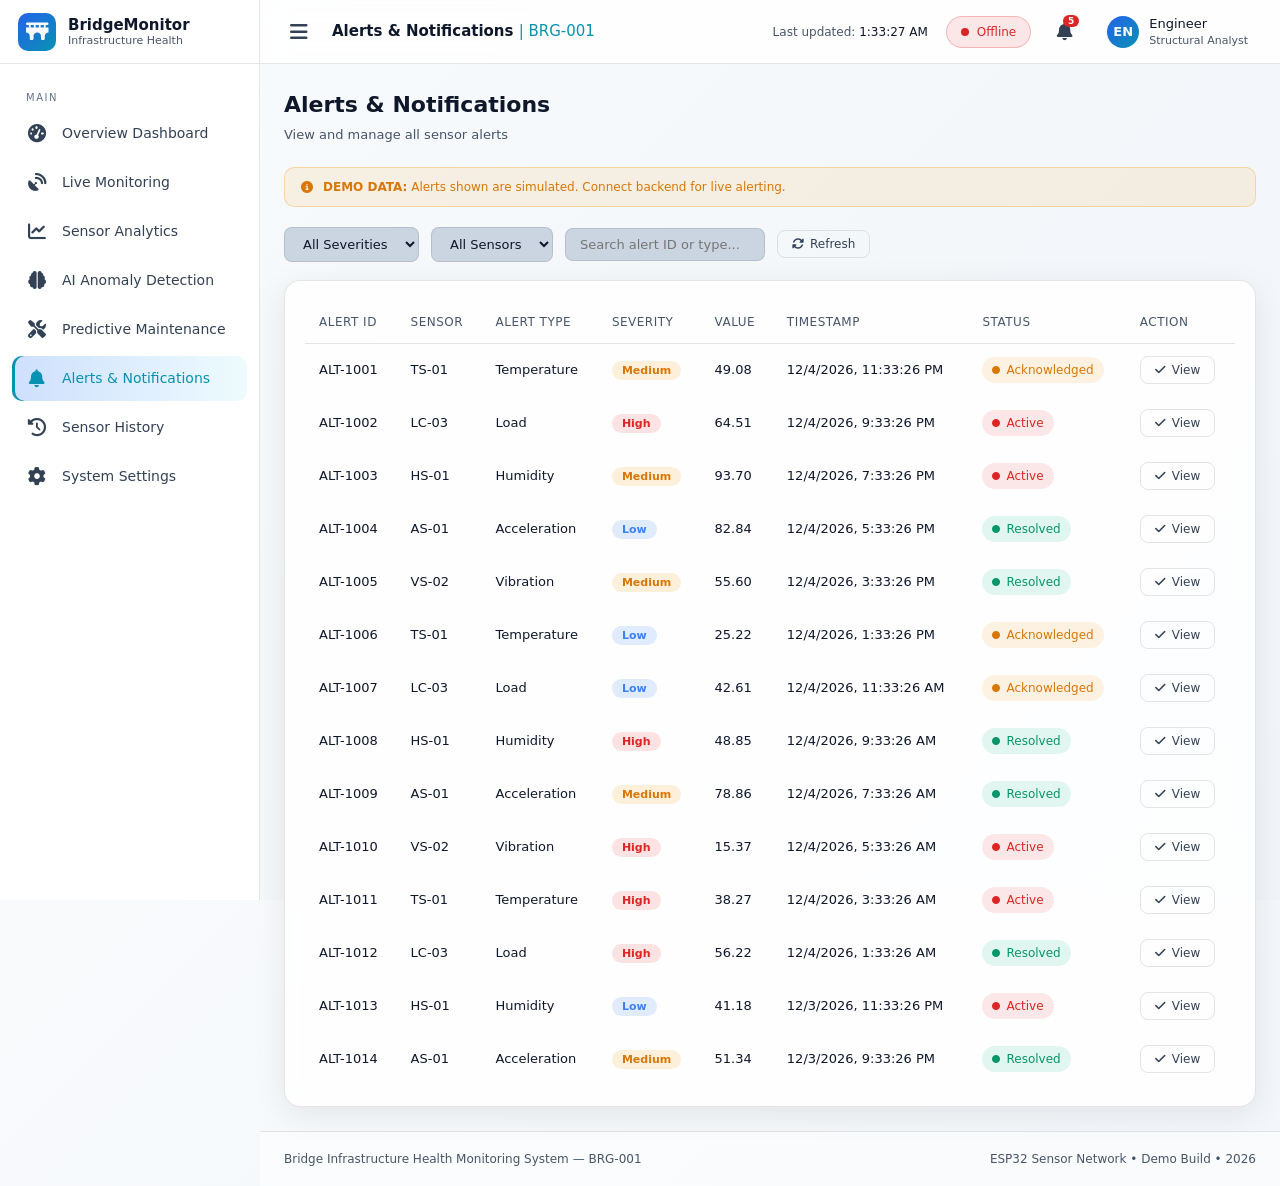
<file: frontend/alerts.html>
<!DOCTYPE html>
<html lang="en">
<head>
  <meta charset="UTF-8" />
  <meta name="viewport" content="width=device-width, initial-scale=1.0" />
  <title>Alerts &amp; Notifications | BridgeMonitor BRG-001</title>
  <link rel="stylesheet" href="css/style.css" />
  <link rel="stylesheet" href="css/responsive.css" />
  <link rel="stylesheet" href="https://cdnjs.cloudflare.com/ajax/libs/font-awesome/6.5.1/css/all.min.css" />
</head>
<body>
  <div class="app">
    <aside class="sidebar" id="sidebar"></aside>
    <div class="main">
      <header class="header" id="header"></header>
      <main class="content">
        <div class="page-header">
          <h1>Alerts &amp; Notifications</h1>
          <p>View and manage all sensor alerts</p>
        </div>
        <div class="demo-banner">
          <i class="fa-solid fa-circle-info"></i>
          <span><strong>DEMO DATA:</strong> Alerts shown are simulated. Connect backend for live alerting.</span>
        </div>

        <!-- Filters -->
        <div class="filters">
          <select class="select" id="filterSeverity">
            <option value="all">All Severities</option>
            <option value="low">Low</option>
            <option value="medium">Medium</option>
            <option value="high">High</option>
          </select>
          <select class="select" id="filterSensor">
            <option value="all">All Sensors</option>
            <option value="VS-02">VS-02</option>
            <option value="TS-01">TS-01</option>
            <option value="LC-03">LC-03</option>
            <option value="HS-01">HS-01</option>
            <option value="AS-01">AS-01</option>
          </select>
          <input class="input" id="filterSearch" type="text" placeholder="Search alert ID or type..." />
          <button class="btn btn-ghost" onclick="Alerts.init()"><i class="fa-solid fa-rotate"></i> Refresh</button>
        </div>

        <!-- Alert table -->
        <div class="card">
          <div class="table-wrap">
            <table>
              <thead>
                <tr>
                  <th>Alert ID</th>
                  <th>Sensor</th>
                  <th>Alert Type</th>
                  <th>Severity</th>
                  <th>Value</th>
                  <th>Timestamp</th>
                  <th>Status</th>
                  <th>Action</th>
                </tr>
              </thead>
              <tbody id="alertsBody"></tbody>
            </table>
          </div>
        </div>
      </main>
      <footer class="footer">
        <span>Bridge Infrastructure Health Monitoring System &mdash; BRG-001</span>
        <span>ESP32 Sensor Network &bull; Demo Build &bull; 2026</span>
      </footer>
    </div>
  </div>
  <script src="js/api.js"></script>
  <script src="js/app.js"></script>
  <script src="js/alerts.js"></script>
  <script>
    Layout.render("Alerts & Notifications");
    Alerts.init();
    API.startAutoRefresh((liveData, isLive) => {
        // Just used to hide banners globally
    });
  </script>
</body>
</html>
</file>
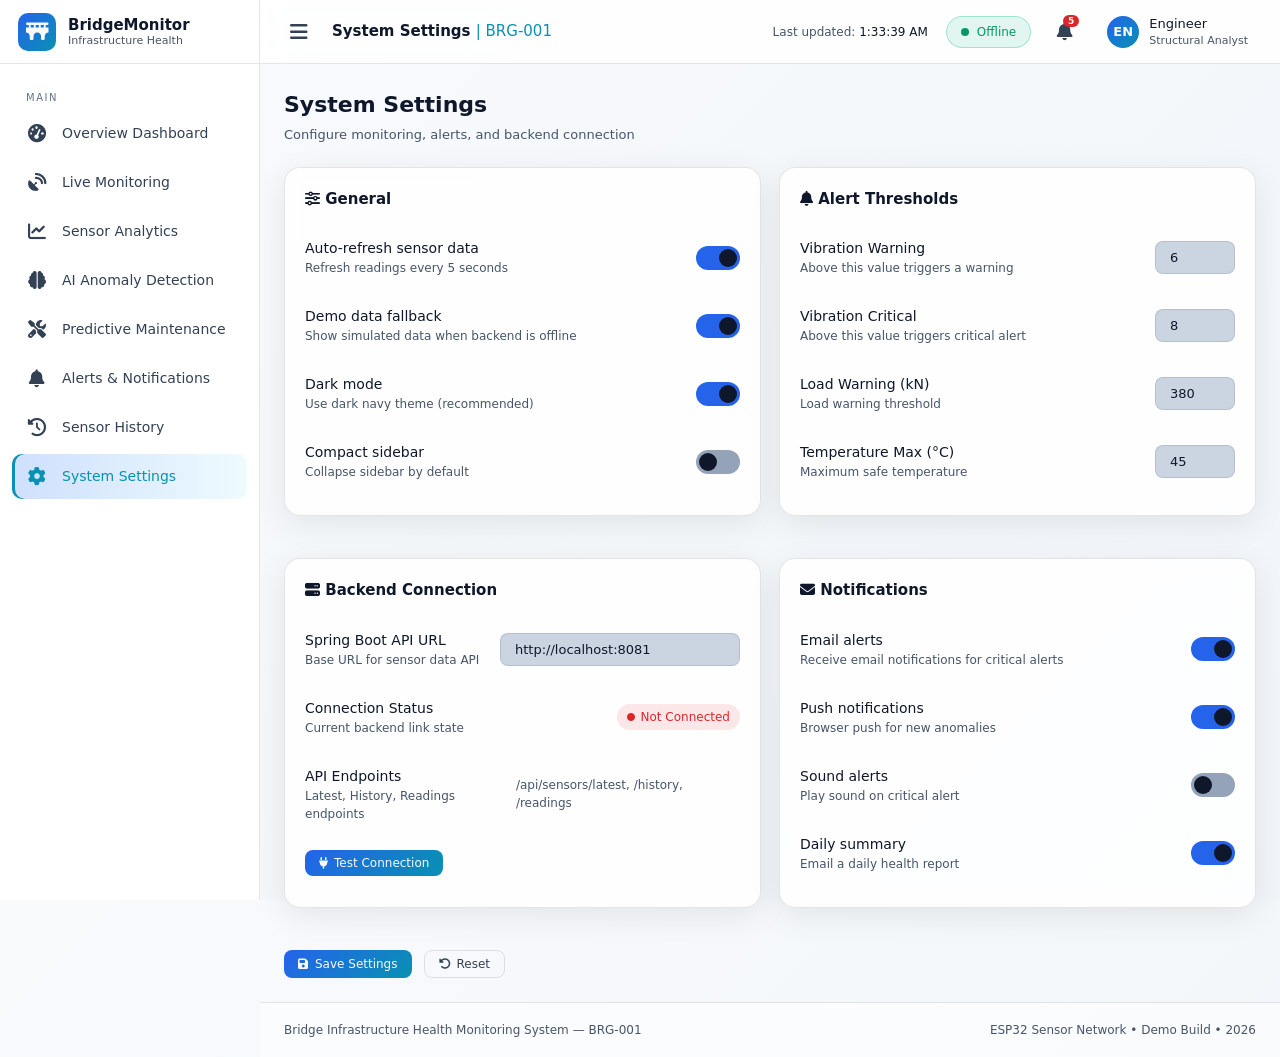
<file: frontend/settings.html>
<!DOCTYPE html>
<html lang="en">
<head>
  <meta charset="UTF-8" />
  <meta name="viewport" content="width=device-width, initial-scale=1.0" />
  <title>System Settings | BridgeMonitor BRG-001</title>
  <link rel="stylesheet" href="css/style.css" />
  <link rel="stylesheet" href="css/responsive.css" />
  <link rel="stylesheet" href="https://cdnjs.cloudflare.com/ajax/libs/font-awesome/6.5.1/css/all.min.css" />
</head>
<body>
  <div class="app">
    <aside class="sidebar" id="sidebar"></aside>
    <div class="main">
      <header class="header" id="header"></header>
      <main class="content">
        <div class="page-header">
          <h1>System Settings</h1>
          <p>Configure monitoring, alerts, and backend connection</p>
        </div>

        <div class="grid grid-2">
          <!-- General settings -->
          <div class="card settings-group">
            <h3><i class="fa-solid fa-sliders"></i> General</h3>
            <div class="setting-row">
              <div class="setting-label">Auto-refresh sensor data<small>Refresh readings every 5 seconds</small></div>
              <label class="switch"><input type="checkbox" checked /><span class="slider"></span></label>
            </div>
            <div class="setting-row">
              <div class="setting-label">Demo data fallback<small>Show simulated data when backend is offline</small></div>
              <label class="switch"><input type="checkbox" checked /><span class="slider"></span></label>
            </div>
            <div class="setting-row">
              <div class="setting-label">Dark mode<small>Use dark navy theme (recommended)</small></div>
              <label class="switch"><input type="checkbox" checked /><span class="slider"></span></label>
            </div>
            <div class="setting-row">
              <div class="setting-label">Compact sidebar<small>Collapse sidebar by default</small></div>
              <label class="switch"><input type="checkbox" /><span class="slider"></span></label>
            </div>
          </div>

          <!-- Alert thresholds -->
          <div class="card settings-group">
            <h3><i class="fa-solid fa-bell"></i> Alert Thresholds</h3>
            <div class="setting-row">
              <div class="setting-label">Vibration Warning<small>Above this value triggers a warning</small></div>
              <input class="input" type="number" value="6" style="width:80px" />
            </div>
            <div class="setting-row">
              <div class="setting-label">Vibration Critical<small>Above this value triggers critical alert</small></div>
              <input class="input" type="number" value="8" style="width:80px" />
            </div>
            <div class="setting-row">
              <div class="setting-label">Load Warning (kN)<small>Load warning threshold</small></div>
              <input class="input" type="number" value="380" style="width:80px" />
            </div>
            <div class="setting-row">
              <div class="setting-label">Temperature Max (°C)<small>Maximum safe temperature</small></div>
              <input class="input" type="number" value="45" style="width:80px" />
            </div>
          </div>

          <!-- Backend connection -->
          <div class="card settings-group">
            <h3><i class="fa-solid fa-server"></i> Backend Connection</h3>
            <div class="setting-row">
              <div class="setting-label">Spring Boot API URL<small>Base URL for sensor data API</small></div>
              <input class="input" type="text" value="http://localhost:8081" style="width:240px" />
            </div>
            <div class="setting-row">
              <div class="setting-label">Connection Status<small>Current backend link state</small></div>
              <span class="status-indicator critical"><i class="fa-solid fa-circle"></i> Not Connected</span>
            </div>
            <div class="setting-row">
              <div class="setting-label">API Endpoints<small>Latest, History, Readings endpoints</small></div>
              <span class="muted" style="font-size:12px">/api/sensors/latest, /history, /readings</span>
            </div>
            <button class="btn btn-primary" style="margin-top:12px" onclick="App.toast('Connection test started...', 'info')"><i class="fa-solid fa-plug"></i> Test Connection</button>
          </div>

          <!-- Notifications -->
          <div class="card settings-group">
            <h3><i class="fa-solid fa-envelope"></i> Notifications</h3>
            <div class="setting-row">
              <div class="setting-label">Email alerts<small>Receive email notifications for critical alerts</small></div>
              <label class="switch"><input type="checkbox" checked /><span class="slider"></span></label>
            </div>
            <div class="setting-row">
              <div class="setting-label">Push notifications<small>Browser push for new anomalies</small></div>
              <label class="switch"><input type="checkbox" checked /><span class="slider"></span></label>
            </div>
            <div class="setting-row">
              <div class="setting-label">Sound alerts<small>Play sound on critical alert</small></div>
              <label class="switch"><input type="checkbox" /><span class="slider"></span></label>
            </div>
            <div class="setting-row">
              <div class="setting-label">Daily summary<small>Email a daily health report</small></div>
              <label class="switch"><input type="checkbox" checked /><span class="slider"></span></label>
            </div>
          </div>
        </div>

        <div style="margin-top:18px;display:flex;gap:12px">
          <button class="btn btn-primary" onclick="App.toast('Settings saved successfully', 'success')"><i class="fa-solid fa-floppy-disk"></i> Save Settings</button>
          <button class="btn btn-ghost" onclick="App.toast('Settings reset to defaults', 'warning')"><i class="fa-solid fa-rotate-left"></i> Reset</button>
        </div>
      </main>
      <footer class="footer">
        <span>Bridge Infrastructure Health Monitoring System &mdash; BRG-001</span>
        <span>ESP32 Sensor Network &bull; Demo Build &bull; 2026</span>
      </footer>
    </div>
  </div>
  <script src="js/api.js"></script>
  <script src="js/app.js"></script>
  <script>
    Layout.render("System Settings");
  </script>
</body>
</html>
</file>
<file: frontend/css/style.css>
/* ============================================================
   Bridge Infrastructure Health Monitoring Dashboard
   Global Styles
   ============================================================ */

:root {
  --navy-900: #f8fafc;
  --navy-800: #e2e8f0;
  --navy-700: #cbd5e1;
  --navy-600: #94a3b8;
  --charcoal: #f1f5f9;
  --cyan: #0891b2;
  --blue: #2563eb;
  --blue-light: #3b82f6;
  --white: #0f172a;
  --gray-300: #334155;
  --gray-400: #475569;
  --gray-500: #64748b;
  --green: #059669;
  --yellow: #d97706;
  --red: #dc2626;
  --info: #2563eb;
  --glass-bg: rgba(255, 255, 255, 0.85);
  --glass-border: rgba(0, 0, 0, 0.1);
  --shadow: 0 8px 32px rgba(0, 0, 0, 0.08);
  --radius: 16px;
  --sidebar-w: 260px;
  --sidebar-w-collapsed: 78px;
  --header-h: 64px;
  --font: 'Segoe UI', 'Inter', system-ui, -apple-system, sans-serif;
}

* {
  margin: 0;
  padding: 0;
  box-sizing: border-box;
}

html, body {
  height: 100%;
}

body {
  font-family: var(--font);
  background: linear-gradient(135deg, var(--navy-900) 0%, var(--charcoal) 100%);
  color: var(--white);
  line-height: 1.5;
  overflow-x: hidden;
}

a { text-decoration: none; color: inherit; }
ul { list-style: none; }
button { font-family: inherit; cursor: pointer; border: none; background: none; color: inherit; }

/* Scrollbar */
::-webkit-scrollbar { width: 8px; height: 8px; }
::-webkit-scrollbar-track { background: var(--navy-800); }
::-webkit-scrollbar-thumb { background: var(--navy-600); border-radius: 4px; }
::-webkit-scrollbar-thumb:hover { background: var(--blue); }

/* ============== Layout ============== */
.app {
  display: flex;
  min-height: 100vh;
}

/* ============== Sidebar ============== */
.sidebar {
  position: fixed;
  top: 0; left: 0;
  width: var(--sidebar-w);
  height: 100vh;
  background: rgba(255, 255, 255, 0.95);
  backdrop-filter: blur(12px);
  border-right: 1px solid var(--glass-border);
  display: flex;
  flex-direction: column;
  transition: width 0.3s ease;
  z-index: 1000;
}

.sidebar.collapsed { width: var(--sidebar-w-collapsed); }

.sidebar-logo {
  display: flex;
  align-items: center;
  gap: 12px;
  padding: 20px 18px;
  height: var(--header-h);
  border-bottom: 1px solid var(--glass-border);
  white-space: nowrap;
  overflow: hidden;
}

.logo-icon {
  width: 38px; height: 38px;
  min-width: 38px;
  display: flex; align-items: center; justify-content: center;
  background: linear-gradient(135deg, var(--blue), var(--cyan));
  border-radius: 10px;
  color: var(--navy-900);
  font-size: 20px;
}

.logo-text { font-size: 15px; font-weight: 600; line-height: 1.2; }
.logo-text span { display: block; font-size: 11px; color: var(--gray-400); font-weight: 400; }

.sidebar.collapsed .logo-text,
.sidebar.collapsed .nav-label,
.sidebar.collapsed .nav-section-title { display: none; }

.nav-section { padding: 16px 12px; flex: 1; overflow-y: auto; }

.nav-section-title {
  font-size: 10px;
  text-transform: uppercase;
  letter-spacing: 1.5px;
  color: var(--gray-500);
  padding: 10px 14px 6px;
}

.nav-item {
  display: flex;
  align-items: center;
  gap: 14px;
  padding: 12px 14px;
  border-radius: 10px;
  color: var(--gray-300);
  font-size: 14px;
  margin-bottom: 4px;
  transition: all 0.2s ease;
  white-space: nowrap;
  overflow: hidden;
}

.nav-item:hover {
  background: rgba(59, 130, 246, 0.12);
  color: var(--white);
}

.nav-item.active {
  background: linear-gradient(90deg, rgba(59,130,246,0.25), rgba(34,211,238,0.08));
  color: var(--cyan);
  box-shadow: inset 3px 0 0 var(--cyan);
}

.nav-item i { font-size: 18px; min-width: 22px; text-align: center; }

/* ============== Main ============== */
.main {
  margin-left: var(--sidebar-w);
  flex: 1;
  transition: margin-left 0.3s ease;
  min-height: 100vh;
  display: flex;
  flex-direction: column;
}
.sidebar.collapsed ~ .main { margin-left: var(--sidebar-w-collapsed); }

/* ============== Header ============== */
.header {
  position: sticky;
  top: 0;
  height: var(--header-h);
  background: rgba(255, 255, 255, 0.85);
  backdrop-filter: blur(12px);
  border-bottom: 1px solid var(--glass-border);
  display: flex;
  align-items: center;
  gap: 18px;
  padding: 0 24px;
  z-index: 900;
}

.menu-toggle {
  font-size: 20px;
  color: var(--gray-300);
  display: flex; align-items: center;
  padding: 6px;
  border-radius: 8px;
}
.menu-toggle:hover { color: var(--white); background: rgba(255,255,255,0.06); }

.header-title { font-size: 15px; font-weight: 600; }
.header-title .bridge-id { color: var(--cyan); font-weight: 400; }

.header-spacer { flex: 1; }

.status-pill {
  display: flex; align-items: center; gap: 8px;
  padding: 6px 14px;
  border-radius: 999px;
  font-size: 12px;
  font-weight: 500;
  background: rgba(16,185,129,0.12);
  color: var(--green);
  border: 1px solid rgba(16,185,129,0.3);
}
.status-pill.offline { background: rgba(239,68,68,0.12); color: var(--red); border-color: rgba(239,68,68,0.3); }
.status-dot { width: 8px; height: 8px; border-radius: 50%; background: var(--green); animation: pulse 2s infinite; }
.status-pill.offline .status-dot { background: var(--red); animation: none; }

@keyframes pulse {
  0%,100% { opacity: 1; }
  50% { opacity: 0.4; }
}

.last-updated { font-size: 12px; color: var(--gray-400); }
.last-updated span { color: var(--white); }

.header-icon-btn {
  position: relative;
  font-size: 18px;
  color: var(--gray-300);
  padding: 8px;
  border-radius: 8px;
}
.header-icon-btn:hover { color: var(--white); background: rgba(255,255,255,0.06); }
.badge {
  position: absolute;
  top: 2px; right: 2px;
  background: var(--red);
  color: #fff;
  font-size: 9px;
  font-weight: 700;
  border-radius: 999px;
  padding: 1px 5px;
  min-width: 16px;
  text-align: center;
}

.profile {
  display: flex; align-items: center; gap: 10px;
  padding: 4px 8px;
  border-radius: 8px;
}
.profile:hover { background: rgba(255,255,255,0.06); }
.avatar {
  width: 32px; height: 32px;
  border-radius: 50%;
  background: linear-gradient(135deg, var(--blue), var(--cyan));
  display: flex; align-items: center; justify-content: center;
  font-size: 13px; font-weight: 700; color: var(--navy-900);
}
.profile .name { font-size: 13px; font-weight: 500; }
.profile .role { font-size: 11px; color: var(--gray-400); }

/* ============== Content ============== */
.content { padding: 24px; flex: 1; }

.page-header { margin-bottom: 22px; }
.page-header h1 { font-size: 22px; font-weight: 600; }
.page-header p { font-size: 13px; color: var(--gray-400); margin-top: 4px; }

.demo-banner {
  display: flex; align-items: center; gap: 10px;
  background: rgba(245,158,11,0.1);
  border: 1px solid rgba(245,158,11,0.3);
  color: var(--yellow);
  padding: 10px 16px;
  border-radius: 10px;
  font-size: 12px;
  margin-bottom: 20px;
}

/* ============== Cards ============== */
.card {
  background: var(--glass-bg);
  border: 1px solid var(--glass-border);
  border-radius: var(--radius);
  padding: 20px;
  box-shadow: var(--shadow);
  backdrop-filter: blur(10px);
  transition: transform 0.2s ease, border-color 0.2s ease;
}
.card:hover { transform: translateY(-3px); border-color: rgba(34,211,238,0.25); }

.card-title { font-size: 13px; color: var(--gray-400); margin-bottom: 4px; }
.card-value { font-size: 26px; font-weight: 700; }

.grid { display: grid; gap: 18px; }
.grid-5 { grid-template-columns: repeat(5, 1fr); }
.grid-4 { grid-template-columns: repeat(4, 1fr); }
.grid-3 { grid-template-columns: repeat(3, 1fr); }
.grid-2 { grid-template-columns: repeat(2, 1fr); }

/* Summary cards */
.summary-card {
  display: flex;
  flex-direction: column;
  gap: 10px;
  position: relative;
  overflow: hidden;
}
.summary-card .icon-wrap {
  width: 42px; height: 42px;
  border-radius: 10px;
  display: flex; align-items: center; justify-content: center;
  font-size: 20px;
}
.summary-card .trend { font-size: 12px; color: var(--gray-400); }
.summary-card .trend.up { color: var(--green); }
.summary-card .trend.down { color: var(--red); }

.status-indicator {
  display: inline-flex; align-items: center; gap: 6px;
  font-size: 12px; font-weight: 500;
  padding: 4px 10px; border-radius: 999px;
}
.status-indicator.normal { background: rgba(16,185,129,0.12); color: var(--green); }
.status-indicator.warning { background: rgba(245,158,11,0.12); color: var(--yellow); }
.status-indicator.critical { background: rgba(239,68,68,0.12); color: var(--red); }
.status-indicator.info { background: rgba(59,130,246,0.12); color: var(--blue-light); }
.status-indicator i { font-size: 8px; }

/* Sensor cards */
.sensor-card {
  display: flex;
  flex-direction: column;
  gap: 14px;
}
.sensor-card .sensor-head {
  display: flex; align-items: center; justify-content: space-between;
}
.sensor-card .sensor-icon {
  width: 40px; height: 40px; border-radius: 10px;
  display: flex; align-items: center; justify-content: center;
  font-size: 18px;
  background: rgba(59,130,246,0.14); color: var(--blue-light);
}
.sensor-card .sensor-name { font-size: 13px; color: var(--gray-400); }
.sensor-card .sensor-value { font-size: 28px; font-weight: 700; }
.sensor-card .sensor-unit { font-size: 14px; color: var(--gray-400); font-weight: 400; margin-left: 4px; }
.sensor-card .sensor-foot {
  display: flex; align-items: center; justify-content: space-between;
  font-size: 11px; color: var(--gray-400);
}
.sensor-card .trend-bar {
  display: flex; align-items: center; gap: 4px;
  font-size: 12px;
}
.trend-bar.up { color: var(--green); }
.trend-bar.down { color: var(--red); }

/* Chart card */
.chart-card { padding: 20px; }
.chart-card .chart-head {
  display: flex; align-items: center; justify-content: space-between;
  margin-bottom: 16px;
}
.chart-card h3 { font-size: 15px; font-weight: 600; }
.chart-card .chart-sub { font-size: 12px; color: var(--gray-400); }
.chart-wrapper { position: relative; height: 280px; }
.chart-wrapper.sm { height: 220px; }

/* Tables */
.table-wrap { overflow-x: auto; }
table {
  width: 100%;
  border-collapse: collapse;
  font-size: 13px;
}
thead th {
  text-align: left;
  padding: 12px 14px;
  color: var(--gray-400);
  font-weight: 500;
  font-size: 12px;
  text-transform: uppercase;
  letter-spacing: 0.5px;
  border-bottom: 1px solid var(--glass-border);
}
tbody td {
  padding: 12px 14px;
  border-bottom: 1px solid rgba(255,255,255,0.04);
}
tbody tr { transition: background 0.15s; }
tbody tr:hover { background: rgba(59,130,246,0.07); }

.severity-tag {
  font-size: 11px; font-weight: 600;
  padding: 3px 10px; border-radius: 999px;
}
.severity-tag.low { background: rgba(59,130,246,0.15); color: var(--blue-light); }
.severity-tag.medium { background: rgba(245,158,11,0.15); color: var(--yellow); }
.severity-tag.high { background: rgba(239,68,68,0.15); color: var(--red); }

.btn {
  display: inline-flex; align-items: center; gap: 6px;
  padding: 6px 14px;
  border-radius: 8px;
  font-size: 12px; font-weight: 500;
  transition: all 0.2s;
}
.btn-primary { background: linear-gradient(135deg, var(--blue), var(--cyan)); color: var(--navy-900); }
.btn-primary:hover { opacity: 0.9; transform: translateY(-1px); }
.btn-ghost { border: 1px solid var(--glass-border); color: var(--gray-300); }
.btn-ghost:hover { border-color: var(--blue); color: var(--white); }

/* Filters */
.filters {
  display: flex; flex-wrap: wrap; gap: 12px;
  margin-bottom: 18px; align-items: center;
}
.select, .input {
  background: var(--navy-700);
  border: 1px solid var(--glass-border);
  color: var(--white);
  padding: 8px 14px;
  border-radius: 8px;
  font-size: 13px;
  font-family: inherit;
}
.select:focus, .input:focus { outline: none; border-color: var(--blue); }

/* Anomaly panel */
.anomaly-item {
  display: flex; gap: 14px; align-items: flex-start;
  padding: 16px;
  border-radius: 12px;
  background: rgba(255, 255, 255, 0.6);
  border: 1px solid var(--glass-border);
  margin-bottom: 12px;
  transition: border-color 0.2s;
}
.anomaly-item:hover { border-color: rgba(239,68,68,0.3); }
.anomaly-icon {
  width: 40px; height: 40px; border-radius: 10px;
  display: flex; align-items: center; justify-content: center;
  font-size: 18px;
  background: rgba(239,68,68,0.15); color: var(--red);
  min-width: 40px;
}
.anomaly-item.warning .anomaly-icon { background: rgba(245,158,11,0.15); color: var(--yellow); }
.anomaly-body { flex: 1; }
.anomaly-title { font-size: 14px; font-weight: 600; margin-bottom: 4px; }
.anomaly-meta { font-size: 12px; color: var(--gray-400); display: flex; flex-wrap: wrap; gap: 14px; }
.anomaly-action { font-size: 12px; margin-top: 8px; color: var(--gray-300); }

/* Maintenance risk cards */
.risk-card {
  padding: 18px;
  border-radius: 12px;
  background: rgba(255, 255, 255, 0.6);
  border: 1px solid var(--glass-border);
}
.risk-card h4 { font-size: 13px; color: var(--gray-400); margin-bottom: 8px; }
.risk-card .risk-value { font-size: 22px; font-weight: 700; }

/* Settings */
.settings-group { margin-bottom: 24px; }
.settings-group h3 { font-size: 15px; margin-bottom: 14px; }
.setting-row {
  display: flex; align-items: center; justify-content: space-between;
  padding: 14px 0;
  border-bottom: 1px solid rgba(255,255,255,0.05);
}
.setting-row:last-child { border-bottom: none; }
.setting-label { font-size: 14px; }
.setting-label small { display: block; color: var(--gray-400); font-size: 12px; }

/* Toggle switch */
.switch { position: relative; width: 44px; height: 24px; }
.switch input { opacity: 0; width: 0; height: 0; }
.slider {
  position: absolute; inset: 0;
  background: var(--navy-600); border-radius: 999px;
  transition: 0.3s;
}
.slider::before {
  content: "";
  position: absolute; left: 3px; top: 3px;
  width: 18px; height: 18px; border-radius: 50%;
  background: var(--white); transition: 0.3s;
}
input:checked + .slider { background: var(--blue); }
input:checked + .slider::before { transform: translateX(20px); }

/* Footer */
.footer {
  padding: 18px 24px;
  border-top: 1px solid var(--glass-border);
  font-size: 12px;
  color: var(--gray-400);
  display: flex; flex-wrap: wrap; gap: 8px; justify-content: space-between;
  background: rgba(255, 255, 255, 0.6);
}

/* Loading */
.loader {
  display: inline-block;
  width: 18px; height: 18px;
  border: 2px solid rgba(255,255,255,0.2);
  border-top-color: var(--cyan);
  border-radius: 50%;
  animation: spin 0.8s linear infinite;
}
@keyframes spin { to { transform: rotate(360deg); } }

.loading-overlay {
  display: flex; align-items: center; justify-content: center;
  gap: 10px; color: var(--gray-400); font-size: 13px;
  padding: 40px;
}

/* Toast */
.toast {
  position: fixed;
  bottom: 24px; right: 24px;
  background: var(--navy-700);
  border: 1px solid var(--glass-border);
  border-left: 4px solid var(--blue);
  padding: 14px 20px;
  border-radius: 10px;
  font-size: 13px;
  box-shadow: var(--shadow);
  z-index: 2000;
  transform: translateX(120%);
  transition: transform 0.3s ease;
  max-width: 320px;
}
.toast.show { transform: translateX(0); }
.toast.error { border-left-color: var(--red); }
.toast.success { border-left-color: var(--green); }
.toast.warning { border-left-color: var(--yellow); }

.section-title { font-size: 16px; font-weight: 600; margin-bottom: 14px; }
.muted { color: var(--gray-400); }
.mb-0 { margin-bottom: 0; }
.mt-4 { margin-top: 16px; }
</file>
<file: frontend/css/responsive.css>
/* ============================================================
   Responsive Styles
   ============================================================ */

/* Large desktops */
@media (max-width: 1400px) {
  .grid-5 { grid-template-columns: repeat(3, 1fr); }
  .grid-5 > :nth-child(4),
  .grid-5 > :nth-child(5) { grid-column: span 1; }
}

/* Laptops */
@media (max-width: 1200px) {
  .grid-5 { grid-template-columns: repeat(2, 1fr); }
  .grid-4 { grid-template-columns: repeat(2, 1fr); }
  .grid-3 { grid-template-columns: repeat(2, 1fr); }
}

/* Tablets */
@media (max-width: 992px) {
  :root {
    --sidebar-w: 240px;
  }
  .grid-5, .grid-4, .grid-3 { grid-template-columns: repeat(2, 1fr); }
  .header-title { font-size: 13px; }
  .profile .name, .profile .role { display: none; }
}

/* Mobile */
@media (max-width: 768px) {
  .sidebar {
    transform: translateX(-100%);
    width: var(--sidebar-w);
  }
  .sidebar.mobile-open { transform: translateX(0); }
  .sidebar.collapsed { width: var(--sidebar-w); transform: translateX(-100%); }
  .sidebar.collapsed.mobile-open { transform: translateX(0); }
  .sidebar.collapsed .logo-text,
  .sidebar.collapsed .nav-label,
  .sidebar.collapsed .nav-section-title { display: block; }

  .main { margin-left: 0; }
  .sidebar.collapsed ~ .main { margin-left: 0; }

  .grid-5, .grid-4, .grid-3, .grid-2 { grid-template-columns: 1fr; }

  .content { padding: 16px; }
  .header { padding: 0 14px; gap: 10px; }
  .last-updated { display: none; }
  .status-pill { padding: 4px 10px; font-size: 11px; }

  .chart-wrapper { height: 240px; }

  .footer { flex-direction: column; text-align: center; }

  /* Backdrop for mobile sidebar */
  .backdrop {
    display: none;
    position: fixed; inset: 0;
    background: rgba(0,0,0,0.5);
    z-index: 999;
  }
  .backdrop.show { display: block; }
}

/* Small mobile */
@media (max-width: 480px) {
  .page-header h1 { font-size: 18px; }
  .card { padding: 16px; }
  .card-value { font-size: 22px; }
  .sensor-card .sensor-value { font-size: 24px; }
  .filters { gap: 8px; }
  .select, .input { width: 100%; }
}
</file>
